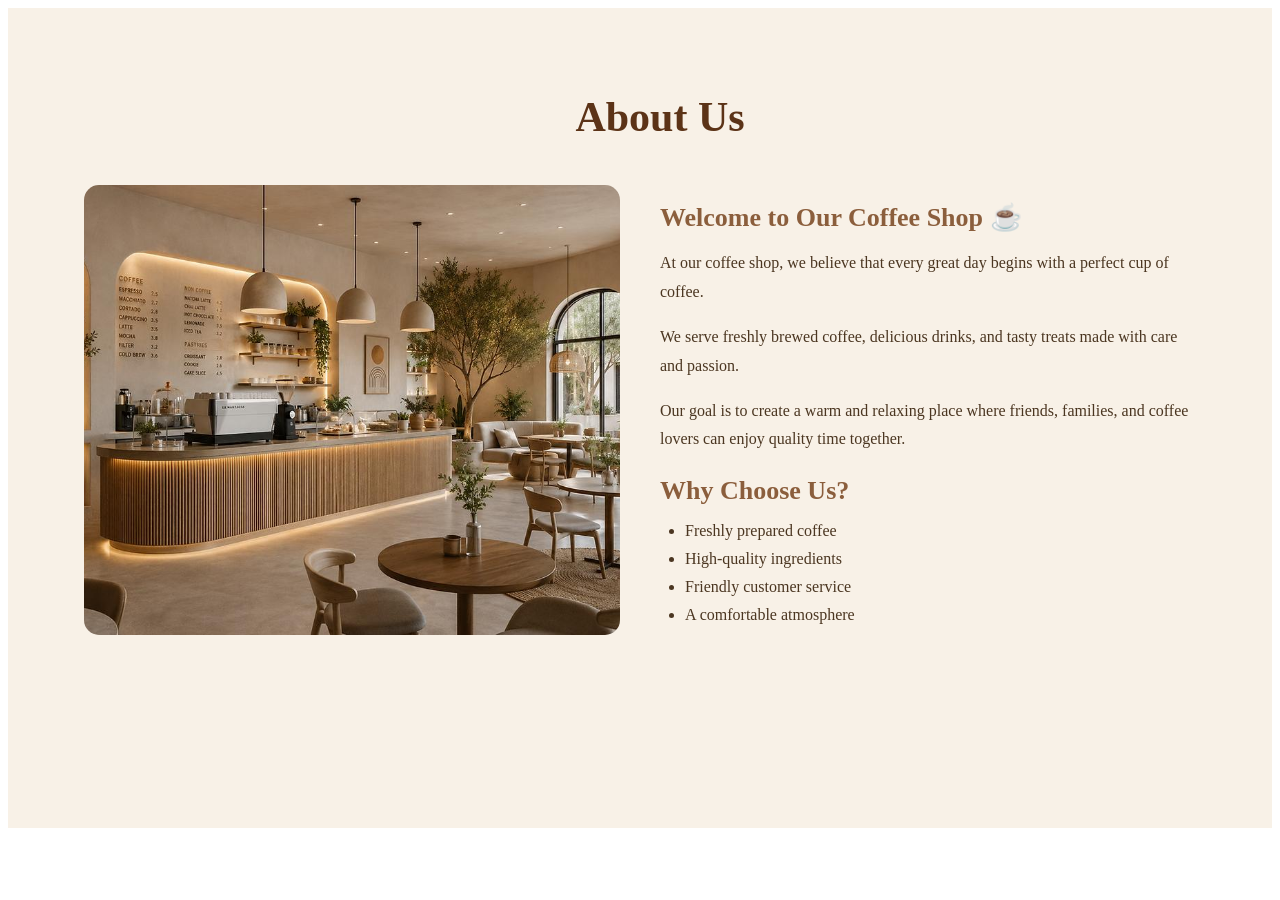
<file: coffe shop/about.html>
<!DOCTYPE html>
<html lang="en">
<head>
    <meta charset="UTF-8">
    <meta name="viewport" content="width=device-width, initial-scale=1.0">
    <title>Document</title>

    <link rel="stylesheet" href="about.css">

</head>
<body>
    

<section class="about">

    <h1>About Us</h1>

    <div class="about-container">

        <div class="about-image">
            <img src="about pic.jpg"
                 alt="Our cozy coffee shop">
        </div>

        <div class="about-text">

            <h2>Welcome to Our Coffee Shop ☕</h2>

            <p>
                At our coffee shop, we believe that every
                great day begins with a perfect cup of coffee.
            </p>

            <p>
                We serve freshly brewed coffee, delicious
                drinks, and tasty treats made with care
                and passion.
            </p>

            <p>
                Our goal is to create a warm and relaxing
                place where friends, families, and coffee
                lovers can enjoy quality time together.
            </p>

            <h2>Why Choose Us?</h2>

            <ul>
                <li>Freshly prepared coffee</li>
                <li>High-quality ingredients</li>
                <li>Friendly customer service</li>
                <li>A comfortable atmosphere</li>
            </ul>

        </div>

    </div>

</section>
</file>
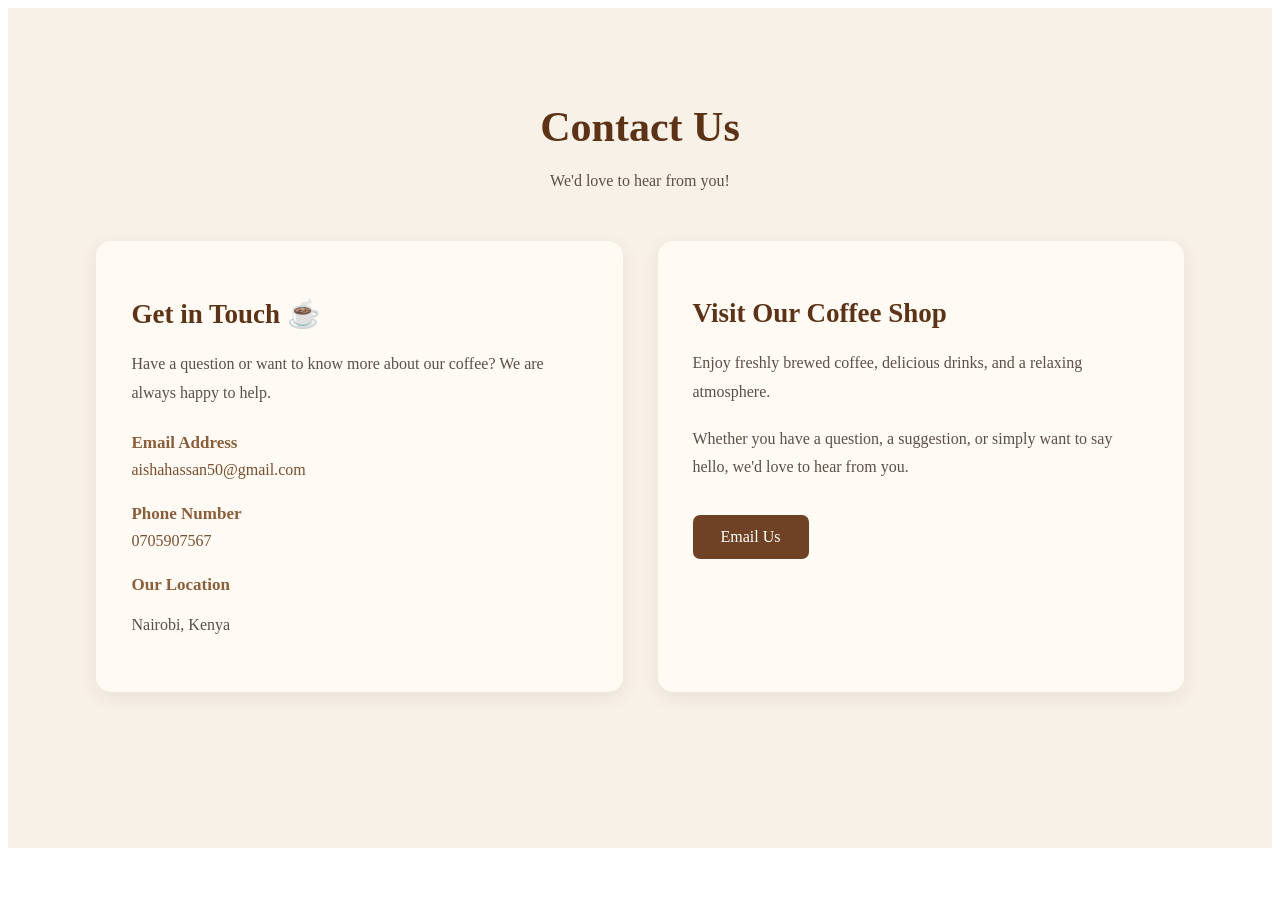
<file: coffe shop/contact.html>
<!DOCTYPE html>
<html lang="en">
<head>
    <meta charset="UTF-8">
    <meta name="viewport" content="width=device-width, initial-scale=1.0">
    <title>Document</title>
    
    <link rel="stylesheet" href="contact.css">

</head>
<body>
    

<section class="contact">

    <div class="contact-heading">
        <h1>Contact Us</h1>
        <p>We'd love to hear from you!</p>
    </div>

    <div class="contact-container">

        <div class="contact-info">
            <h2>Get in Touch ☕</h2>

            <p>
                Have a question or want to know more about
                our coffee? We are always happy to help.
            </p>

            <div class="contact-item">
                <h3>Email Address</h3>
                <a href="mailto:aishahassan50@gmail.com">
                    aishahassan50@gmail.com
                </a>
            </div>

            <div class="contact-item">
                <h3>Phone Number</h3>
                <a href="tel:0705907567">
                    0705907567
                </a>
            </div>

            <div class="contact-item">
                <h3>Our Location</h3>
                <p>Nairobi, Kenya</p>
            </div>

        </div>

        <div class="contact-message">
            <h2>Visit Our Coffee Shop</h2>

            <p>
                Enjoy freshly brewed coffee, delicious drinks,
                and a relaxing atmosphere.
            </p>

            <p>
                Whether you have a question, a suggestion,
                or simply want to say hello, we'd love to hear
                from you.
            </p>

            <a class="contact-button"
               href="mailto:aishahassan50@gmail.com">
                Email Us
            </a>
        </div>

    </div>

</section>







</body>
</html>
</file>
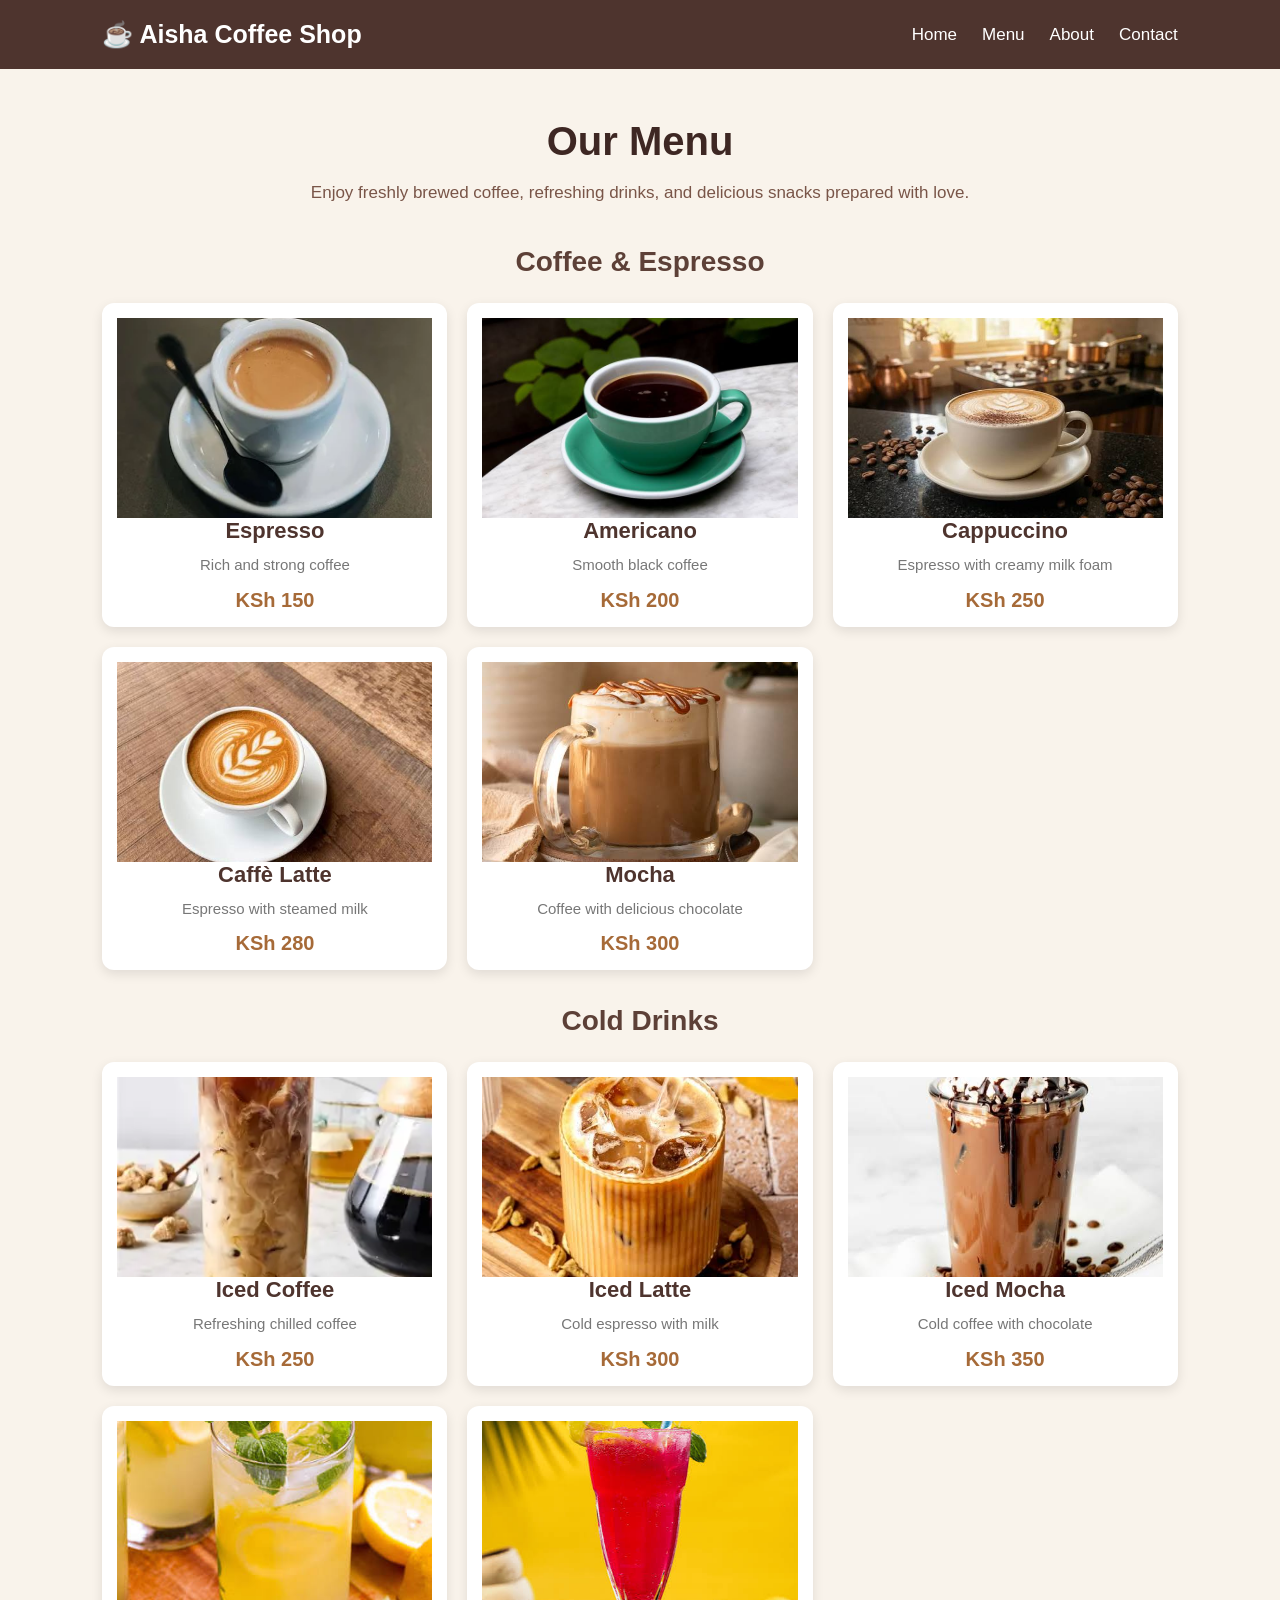
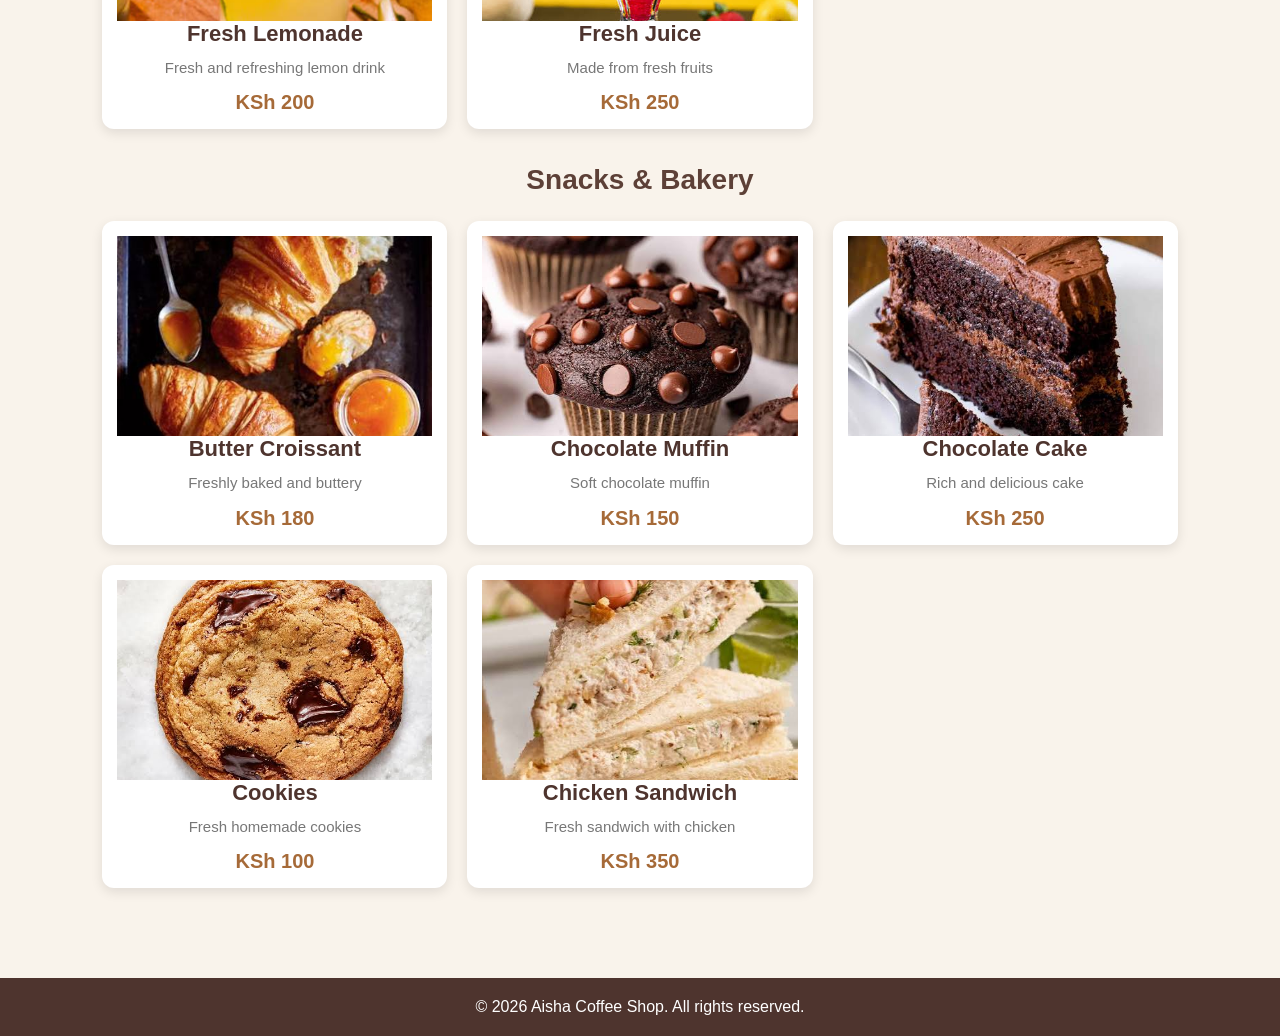
<file: coffe shop/menu.html>
<!DOCTYPE html>
<html lang="en">
<head>
    <meta charset="UTF-8">
    <meta name="viewport" content="width=device-width, initial-scale=1.0">
    <title>Coffee Shop Menu</title>
    <link rel="stylesheet" href="menu.css">
</head>
<body>

    <header>
        <h1>☕ Aisha Coffee Shop</h1>

        <nav>
            <a href="index.html">Home</a>
            <a href="menu.html">Menu</a>
            <a href="about.html">About</a>
            <a href="contact.html">Contact</a>
        </nav>
    </header>

    <section class="menu">
        <h1>Our Menu</h1>
        <p>
            Enjoy freshly brewed coffee, refreshing drinks,
            and delicious snacks prepared with love.
        </p>

        <h2>Coffee & Espresso</h2>

        <div class="menu-container">

            
            <div class="menu-card">
                <img src="img2/espresso.webp" alt="">
                <h3>Espresso</h3>
                <p>Rich and strong coffee</p>
                <span>KSh 150</span>
            </div>

            <div class="menu-card">
                <img src="img2/americano.jpg" alt="">
                <h3>Americano</h3>
                <p>Smooth black coffee</p>
                <span>KSh 200</span>
            </div>

            <div class="menu-card">
                <img src="img2/cappuccino.jpg" alt="">
                <h3>Cappuccino</h3>
                <p>Espresso with creamy milk foam</p>
                <span>KSh 250</span>
            
            </div>



            <div class="menu-card">
                <img src="img2/coffe latte.jpg" alt="">
                <h3>Caffè Latte</h3>
                <p>Espresso with steamed milk</p>
                <span>KSh 280</span>
            </div>


            <div class="menu-card">
                <img src="img2/mocha.jpg" alt="">
                <h3>Mocha</h3>
                <p>Coffee with delicious chocolate</p>
                <span>KSh 300</span>
            </div>
        </div>

        <h2>Cold Drinks</h2>

        <div class="menu-container">
            <div class="menu-card">
                <img src="img3/iced coffe.webp" alt="">
                <h3>Iced Coffee</h3>
                <p>Refreshing chilled coffee</p>
                <span>KSh 250</span>
            </div>

            <div class="menu-card">
                <img src="img3/iced latte.jpg" alt="">
                <h3>Iced Latte</h3>
                <p>Cold espresso with milk</p>
                <span>KSh 300</span>
            </div>

            <div class="menu-card">
                <img src="img3/iced mocha.jpg" alt="">
                <h3>Iced Mocha</h3>
                <p>Cold coffee with chocolate</p>
                <span>KSh 350</span>
            </div>

            <div class="menu-card">
                <img src="img3/fresh limonade.jpg" alt="">
                <h3>Fresh Lemonade</h3>
                <p>Fresh and refreshing lemon drink</p>
                <span>KSh 200</span>
            </div>

            <div class="menu-card">
                <img src="img3/fresh juice.jpg" alt="">
                <h3>Fresh Juice</h3>
                <p>Made from fresh fruits</p>
                <span>KSh 250</span>
            </div>
        </div>

        <h2>Snacks & Bakery</h2>

        <div class="menu-container">
        
            <div class="menu-card">
                <img src="sweets/Butter Croissant.jpg" alt="">
                <h3>Butter Croissant</h3>
                <p>Freshly baked and buttery</p>
                <span>KSh 180</span>
            </div>


            <div class="menu-card">
                <img src="sweets/Chocolate Muffin.jpg" alt="">
                <h3>Chocolate Muffin</h3>
                <p>Soft chocolate muffin</p>
                <span>KSh 150</span>
            </div>


            <div class="menu-card">
                <img src="sweets/Chocolate Cake.jpg" alt="">
                <h3>Chocolate Cake</h3>
                <p>Rich and delicious cake</p>
                <span>KSh 250</span>
            </div>


            <div class="menu-card">
                <img src="sweets/Cookies.jpg" alt="">
                <h3>Cookies</h3>
                <p>Fresh homemade cookies</p>
                <span>KSh 100</span>
            </div>

            <div class="menu-card">
                <img src="sweets/Chicken Sandwich.jpg" alt="">
                <h3>Chicken Sandwich</h3>
                <p>Fresh sandwich with chicken</p>
                <span>KSh 350</span>
            </div>
        </div>


    </section>

    <footer>
        <p>© 2026 Aisha Coffee Shop. All rights reserved.</p>
    </footer>

</body>
</html>
</file>
<file: coffe shop/about.css>
.about {
    background-color: #f8f1e7;
    padding: 50px 6%;
    min-height: 80vh;
}

.about h1 {
    font-size: 42px;
    color: #5c3317;
    text-align: center;
    margin-bottom: 40px;
    margin-left: 40px;
}

.about-container {
    display: flex;
    align-items: center;
    gap: 40px;
    max-width: 1200px;
    margin: auto;
}

.about-image {
    flex: 1;
    min-width: 0;
}

.about-image img {
    width: 100%;
    height: 450px;
    object-fit: cover;
    border-radius: 15px;
    display: block;
}

.about-text {
    flex: 1;
    min-width: 0;
}

.about-text h2 {
    font-size: 26px;
    color: #8b5e3c;
    margin-bottom: 15px;
}

.about-text p {
    font-size: 16px;
    color: #4b3621;
    line-height: 1.8;
    margin-bottom: 15px;
}

.about-text ul {
    padding-left: 25px;
}

.about-text li {
    font-size: 16px;
    color: #4b3621;
    margin-bottom: 10px;
}

@media (max-width: 768px) {
    .about-container {
        flex-direction: column;
        gap: 25px;
    }

    .about-image,
    .about-text {
        width: 100%;
    }

    .about-image img {
        height: 280px;
    }

    .about h1 {
        font-size: 32px;
    }
}
</file>
<file: coffe shop/contact.css>
.contact {
    background-color: #f8f1e7;
    padding: 60px 7%;
    min-height: 80vh;
}

.contact-heading {
    text-align: center;
    margin-bottom: 45px;
}

.contact-heading h1 {
    color: #5c3317;
    font-size: 42px;
    margin-bottom: 12px;
}

.contact-heading p {
    color: #8b5e3c;
    font-size: 18px;
}

.contact-container {
    display: flex;
    align-items: stretch;
    gap: 35px;
    max-width: 1100px;
    margin: 0 auto;
}

.contact-info,
.contact-message {
    flex: 1;
    padding: 35px;
    border-radius: 15px;
    background-color: #fffaf3;
    box-shadow: 0 5px 20px rgba(60, 35, 15, 0.08);
}

.contact h2 {
    color: #5c3317;
    font-size: 27px;
    margin-bottom: 20px;
}

.contact h3 {
    color: #8b5e3c;
    font-size: 17px;
    margin-bottom: 8px;
}

.contact p {
    color: #5b5047;
    font-size: 16px;
    line-height: 1.8;
    margin-bottom: 18px;
}

.contact-item {
    margin-top: 25px;
}

.contact-item a {
    color: #79502f;
    text-decoration: none;
    font-size: 16px;
    overflow-wrap: anywhere;
}

.contact-item a:hover {
    color: #b07845;
    text-decoration: underline;
}

.contact-button {
    display: inline-block;
    background-color: #6f4225;
    color: white;
    text-decoration: none;
    padding: 13px 28px;
    border-radius: 7px;
    margin-top: 15px;
    transition: background-color 0.3s ease;
}

.contact-button:hover {
    background-color: #8b5e3c;
}

@media (max-width: 768px) {
    .contact {
        padding: 40px 5%;
    }

    .contact-heading h1 {
        font-size: 34px;
    }

    .contact-container {
        flex-direction: column;
    }

    .contact-info,
    .contact-message {
        padding: 25px;
    }
}
</file>
<file: coffe shop/menu.css>
* {
    margin: 0;
    padding: 0;
    box-sizing: border-box;
}

body {
    font-family: Arial, sans-serif;
    background-color: #f9f3eb;
    color: #3e2723;
}

/* Navigation */

header {
    background-color: #4e342e;
    color: white;
    padding: 20px 8%;
    display: flex;
    justify-content: space-between;
    align-items: center;
    flex-wrap: wrap;
    gap: 20px;
}

header h1 {
    font-size: 25px;
}

nav {
    display: flex;
    gap: 25px;
}

nav a {
    color: white;
    text-decoration: none;
    font-size: 17px;
}

nav a:hover {
    color: #ffcc80;
}

/* Menu Section */

.menu {
    padding: 50px 8%;
    text-align: center;
}

.menu h1 {
    font-size: 40px;
    margin-bottom: 15px;
}

.menu > p {
    font-size: 17px;
    color: #795548;
    margin-bottom: 40px;
    line-height: 1.6;
}

.menu h2 {
    font-size: 28px;
    margin: 35px 0 25px;
    color: #5d4037;
}

/* Menu Cards */

.menu-container {
    display: grid;
    grid-template-columns: repeat(auto-fit, minmax(220px, 1fr));
    gap: 20px;
    
}

.menu-card {
    background-color: white;
    padding: 25px;
    border-radius: 12px;
    box-shadow: 0 4px 12px rgba(0, 0, 0, 0.08);
    transition: 0.3s;
}

.menu-card:hover {
    transform: translateY(-5px);
    box-shadow: 0 8px 20px rgba(0, 0, 0, 0.15);
}

.menu-card h3 {
    font-size: 21px;
    margin-bottom: 12px;

}

.menu-card p {
    color: #777;
    font-size: 15px;
    margin-bottom: 15px;
    line-height: 1.5;
}

.menu-card span {
    color: #a66a38;
    font-size: 20px;
    font-weight: bold;
}

/* Footer */

footer {
    background-color: #4e342e;
    color: white;
    text-align: center;
    padding: 20px;
    margin-top: 40px;
}

/* Mobile */

@media (max-width: 600px) {
    header {
        justify-content: center;
        text-align: center;
    }

    nav {
        justify-content: center;
        flex-wrap: wrap;
        gap: 15px;
    }

    .menu {
        padding: 30px 5%;
    }

    .menu h1 {
        font-size: 30px;
    }
}




/* Menu layout */
.menu-container {
    display: flex;
    grid-template-columns: repeat(3, 1fr);
    gap: 20px;
    max-width: 1200px;
    margin: 0 auto;
    display: grid;
    flex-direction: column;
    align-items: center;
    
}


/* White coffee cards */
.menu-card {
    background-color: white;
    border-radius: 12px;
    overflow: hidden;
    text-align: center;
    padding: 15px;
    box-shadow: 0 4px 12px rgba(0, 0, 0, 0.1);
}

/* Coffee pictures */
.menu-card img {
    display: block;
    width: 100%;
    height: 200px;
    object-fit: cover;

}




/* Coffee name */
.menu-card h3 {
    font-size: 22px;
    margin-bottom: 10px;
    color: #4e342e;
}

/* Description */
.menu-card p {
    font-size: 15px;
    color: #777;
    margin-bottom: 12px;
}

/* Price */
.menu-card span {
    display: block;
    font-size: 20px;
    font-weight: bold;
    color: #a66a38;
}

/* Tablet */
@media (max-width: 900px) {
    .menu-container {
        grid-template-columns: repeat(2, 1fr);
    }
}

/* Mobile */
@media (max-width: 600px) {
    .menu-container {
        grid-template-columns: 1fr;
    }
}
</file>
